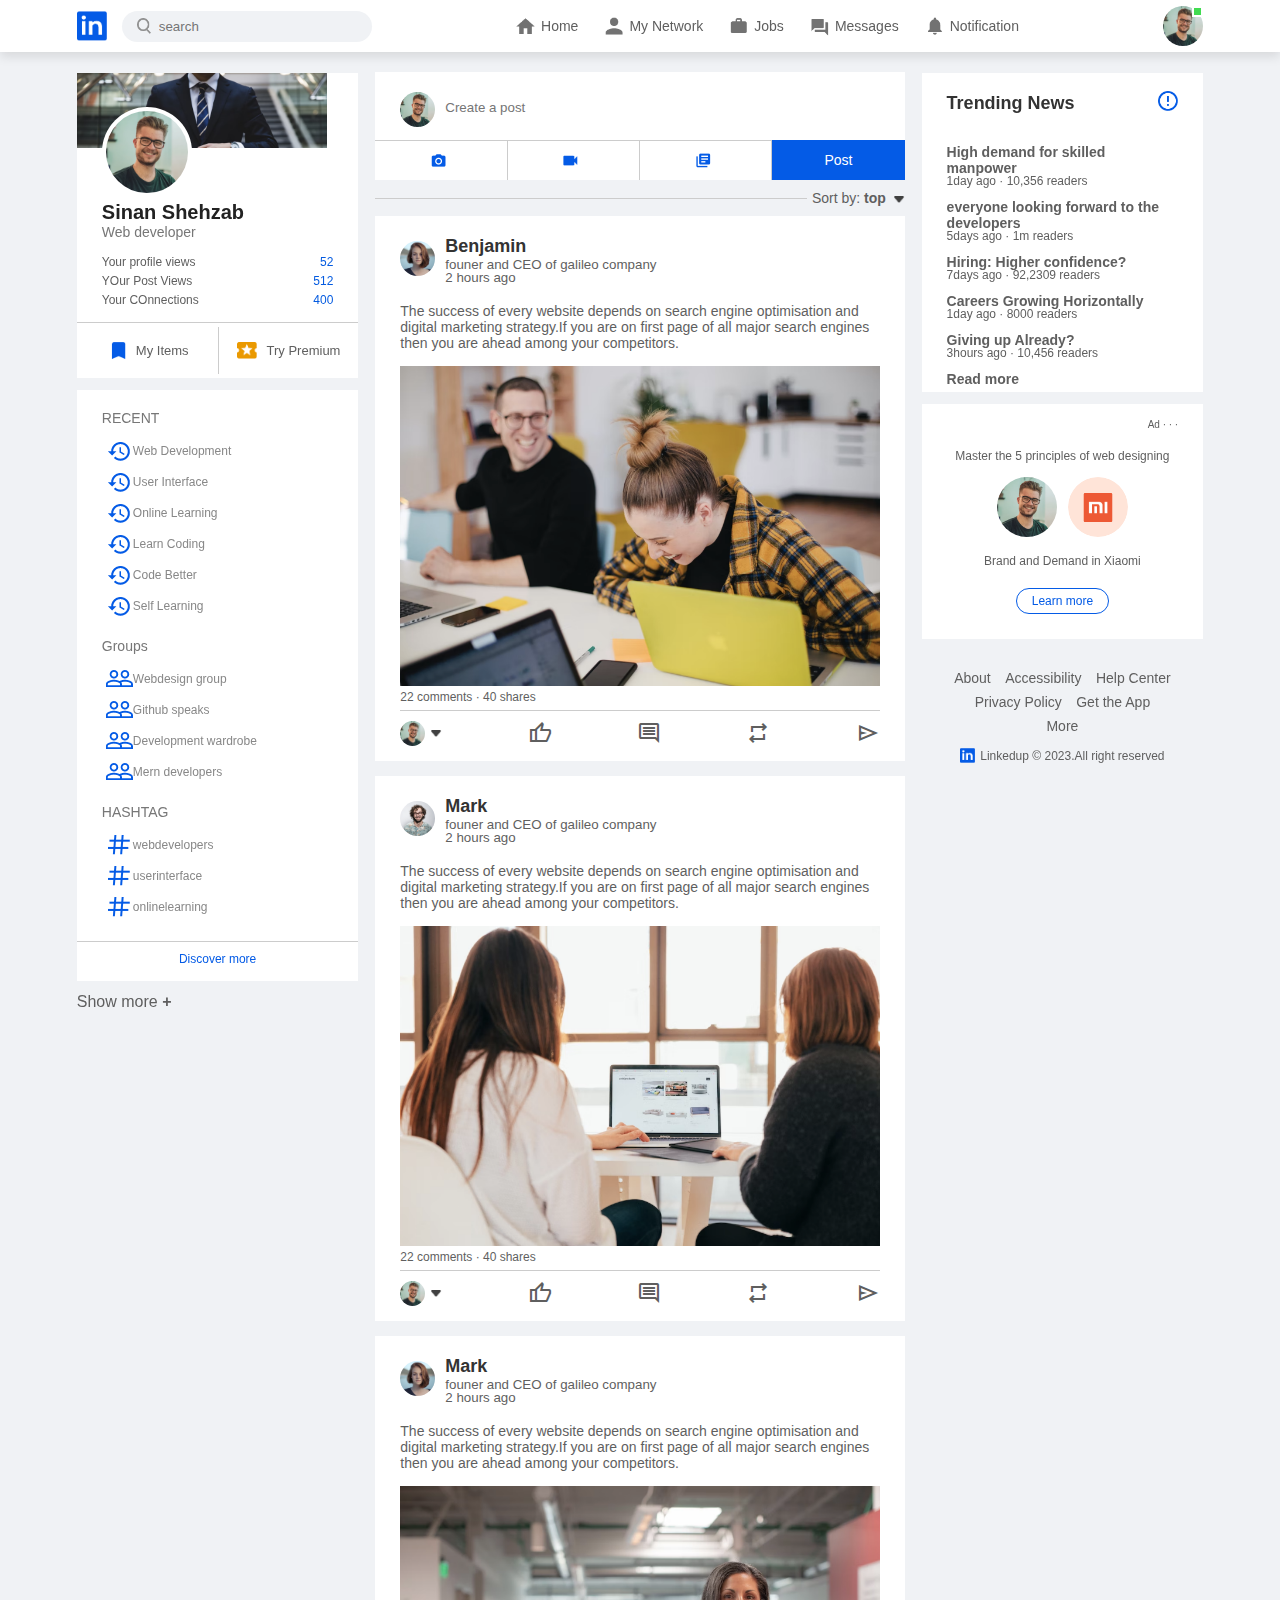
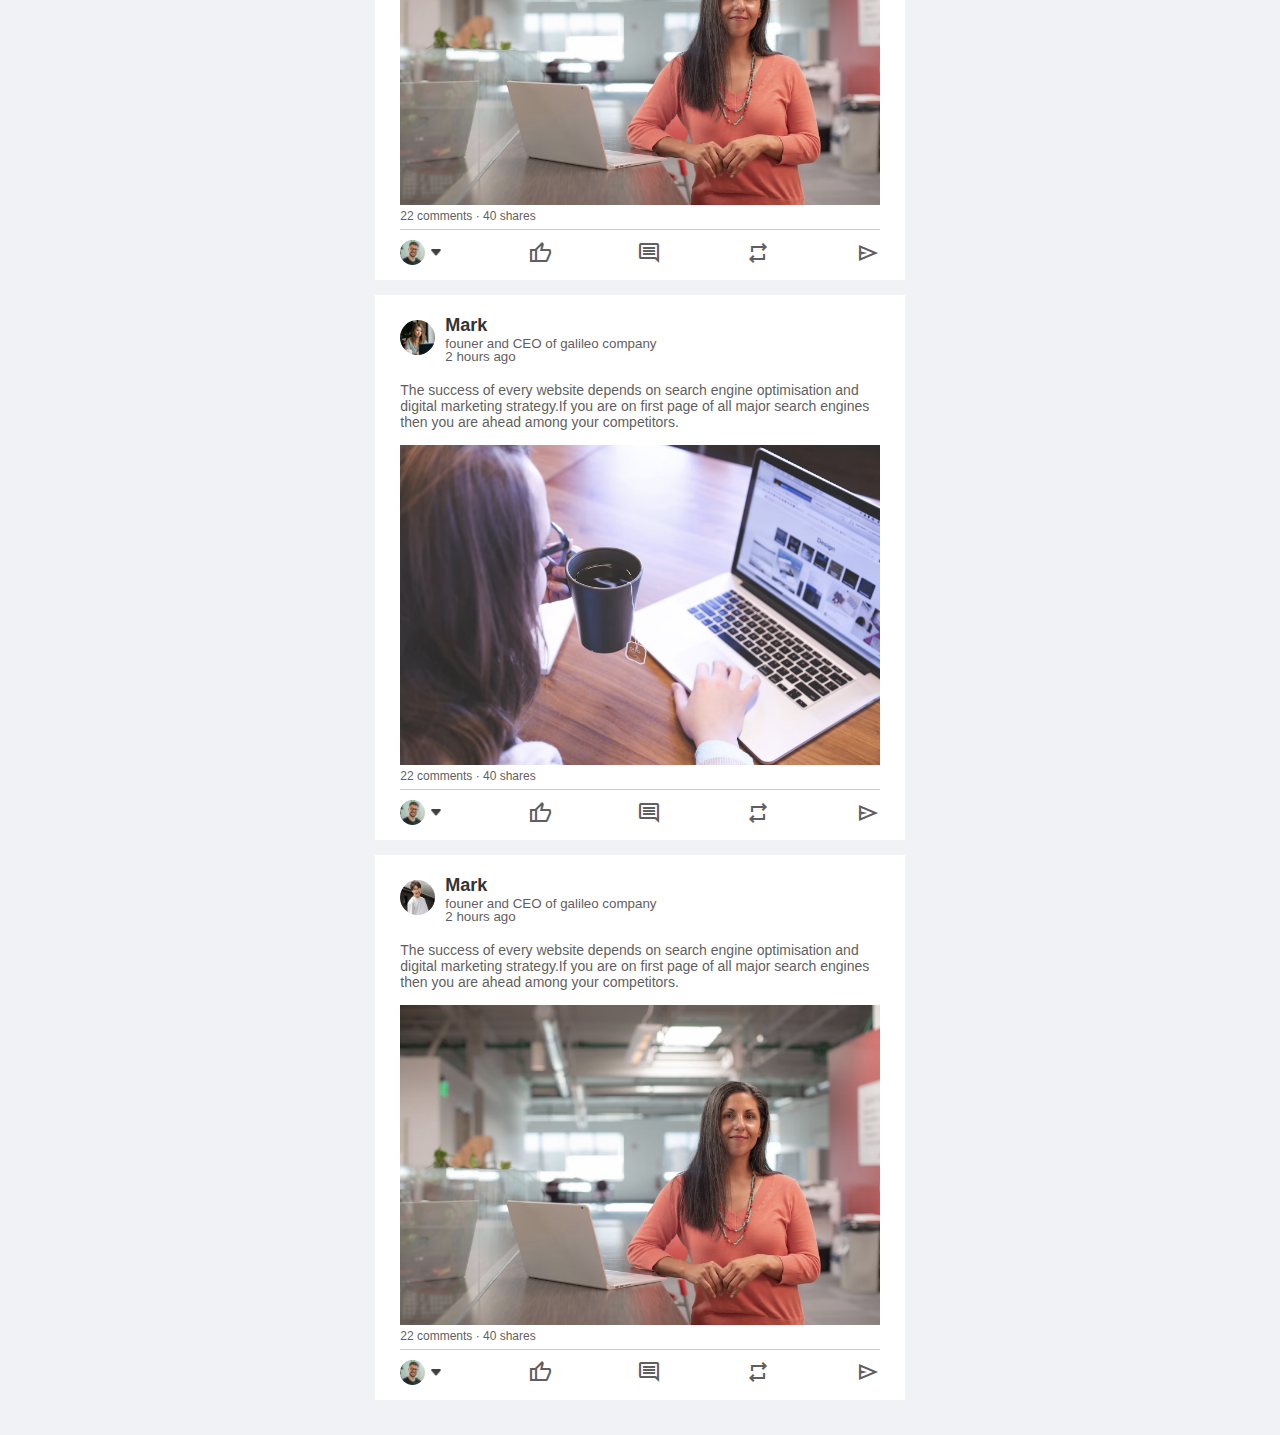
<file: index.html>
<!DOCTYPE html>
<html lang="en">
<head>
    <meta charset="UTF-8">
    <meta name="viewport" content="width=device-width, initial-scale=1.0">
    <title>LinkedIn Clone</title>
    <link rel="stylesheet" href="style.css">
    <link href="https://fonts.googleapis.com/css2?family=Material+Symbols+Outlined" rel="stylesheet" />
</head>
<body>
    
    <nav class="navbar">
        <div class="navbar-left">
            <a href="index.html" class="logo"><img src="images/logo.png" alt=""></a>

            <div class="search-box">
                <img src="images/search.png" alt="">
                <input type="text" placeholder="search">
            </div>

        </div>
        <div class="navbar-center">
            <ul>
                <li><a href="#"><img src="images/home.png"  alt=""><span>Home</span></a></li>
                <li><a href="#"><img src="images/network.png" alt=""><span>My Network</span></a></li>
                <li><a href="#"><img src="images/jobs.png" alt=""><span>Jobs</span></a></li>
                <li><a href="#"><img src="images/message.png" alt=""><span>Messages</span></a></li>
                <li><a href="#"><img src="images/notification.png" alt=""><span>Notification</span></a></li>

            </ul>
        </div>
        <div class="navbar-right">
            
            <div class="online">
                <img src="images/user-1.png" class="nav-prof-img" onclick="togglemenu()">
            </div>
        </div>

        <!-- --------profile dropdown menu------ -->
        <div class="prof-menu-wrap" id="profileMenu">
            <div class="prof-menu">
              <div class="user-info">
               <img src="images/user-1.png" alt=" user" onclick="toggleMenu">
                <div>
                    <h3> Rayan Walton</h3>
                    <a href="bootstrap.html">See your profile</a>
                </div>
              </div>
              
              <a href="#" class="prof-menu-link">
                <img src="images/feedback.png" alt="feedback">
                <p>Give Feedback</p>
                <span> > </span>
              </a>
             
              <a href="#" class="prof-menu-link">
                <img src="images/setting.png" alt="settings">
                <p>Settings&Privacy</p>
                <span> > </span>
              </a>
              
              <a href="#" class="prof-menu-link">
                <img src="images/help.png" alt="help">
                <p>Help & Support</p>
                <span> > </span>
              </a>
              
              <a href="#" class="prof-menu-link">
                <img src="images/display.png" alt="displaycolor">
                <p>Display & Access</p>
                <span> > </span>
              </a>
              
              <a href="#" class="prof-menu-link">
                <img src="images/logout.png" alt="logout">
                <p>Log Out</p>
                <span> > </span>
              </a>
            </div>
        </div>




    </nav>
    <!-- ---------------NAVBAR ENDS-------------- -->
    <div class="container">
        <!-- left-sidebar -->
        <div class="left-sidebar">
            <div class="sidebar-prof-box">
                <img src="images/cover-pic.png" width="250px">
                <div class="sidebar-prof-info">
                    <img src="images/user-1.png">
                    <h1>Sinan Shehzab</h1>
                    <h3>Web developer</h3>
                    <ul>
                        <li>Your profile views <span>52</span></li>
                        <li>YOur Post Views <span>512</span></li>
                        <li>Your COnnections <span>400</span></li>
                    </ul>
              </div> 
              <div class="sidebar-prof-link">
                <a href="#"><img src="images/items.png" alt="">My Items</a>
                <a href="#"><img src="images/premium.png" alt="">Try Premium</a>
              </div>
            </div>
            <div class="sidebar-activity" id="sidebarActivity">
                <h3>RECENT</h3>
                <a href="#"><img src="images/recent.png" alt="">Web Development</a>
                <a href="#"><img src="images/recent.png" alt="">User Interface</a>
                <a href="#"><img src="images/recent.png" alt="">Online Learning</a>
                <a href="#"><img src="images/recent.png" alt="">Learn Coding</a>
                <a href="#"><img src="images/recent.png" alt="">Code Better</a>
                <a href="#"><img src="images/recent.png" alt="">Self Learning</a>
                <h3>Groups</h3>
                <a href="#"><img src="images/group.png" alt="">Webdesign group</a>
                <a href="#"><img src="images/group.png" alt="">Github speaks</a>
                <a href="#"><img src="images/group.png" alt="">Development wardrobe</a>
                <a href="#"><img src="images/group.png" alt="">Mern developers </a>
                <h3>HASHTAG</h3>
                <a href="#"><img src="images/hashtag.png" alt="">webdevelopers</a>
                <a href="#"><img src="images/hashtag.png" alt="">userinterface</a>
                <a href="#"><img src="images/hashtag.png" alt="">onlinelearning</a>
                <div class="dicover-more-link">
                    <a href="#">Discover more</a>
                </div>
            </div>
            <p id="moreLink" href="#" onclick="toggleActivity()">Show more <b>+</b></p>
        </div>
        <!-- main-content -->
        <div class="main-content">

            <div class="create-post">
                <div class="create-post-input">
                    <img src="images/user-1.png" alt="userimage">
                    <textarea  rows="2" placeholder="Create a post"></textarea>
                </div>
                <div class="create-post-links">
                    <li><img src="images/photo.png" alt=""></li>
                    <li><img src="images/video.png" alt=""></li>
                    <li><img src="images/event.png" alt=""></li>
                    <li>Post</li>
                </div> 
            </div>
            <div class="sort-by">
                <hr>
                <p>Sort by: <span>top <img src="images/down-arrow.png" alt=""></span></p>
            </div>
            <!-- -------------post--------------- -->

            <div class="post">
                <div class="post-author">
                    <img src="images/user-3.png" alt="user 3">
                    <div>
                        <h1>Benjamin</h1>
                        <small>founer and CEO of galileo company</small>
                        <small>2 hours ago</small>
                    </div>

                </div>
                <p>The success of every website depends on search engine optimisation and 
                    digital marketing strategy.If you are on first page of all major search engines
                    then you are ahead among your competitors.
                </p>
                <img src="images/post-image-1.png" alt="" width="100%">

                   <div class="post-status">
                         <div>
                        <span>22 comments &middot; 40 shares </span>
                    </div>
                    </div>
                <div class="post-activity">
                    <div>
                        <img src="images/user-1.png" alt="user" class="post-activity-user-icon">
                        <img src="images/down-arrow.png" alt="user" class="post-activity-arrow-icon">
                    </div>

                        <div class="post-activity-link">
                            <i class="material-symbols-outlined">thumb_up</i>
                        </div>
                         <div class="post-activity-link">
                            <i class="material-symbols-outlined">comment</i>
                        </div>
                        <div class="post-activity-link">
                            <i class="material-symbols-outlined">repeat</i>
                        </div>
                          <div class="post-activity-link">
                        <i class="material-symbols-outlined">send</i>
                          
                        </div>
                   
                </div>
                   

            </div>
            <!-- ----------------------post end----------- -->
            <!-- ---------------------2ndpost------------- -->
            <div class="post">
                <div class="post-author">
                    <img src="images/user-2.png" alt="user 3">
                    <div>
                        <h1>Mark</h1>
                        <small>founer and CEO of galileo company</small>
                        <small>2 hours ago</small>
                    </div>

                </div>
                <p>The success of every website depends on search engine optimisation and 
                    digital marketing strategy.If you are on first page of all major search engines
                    then you are ahead among your competitors.
                </p>
                <img src="images/post-image-2.png" alt="" width="100%">

                   <div class="post-status">
                         <div>
                        <span>22 comments &middot; 40 shares </span>
                    </div>
                    </div>
                <div class="post-activity">
                    <div>
                        <img src="images/user-1.png" alt="user" class="post-activity-user-icon">
                        <img src="images/down-arrow.png" alt="user" class="post-activity-arrow-icon">
                    </div>

                        <div class="post-activity-link">
                            <i class="material-symbols-outlined">thumb_up</i>
                        </div>
                         <div class="post-activity-link">
                            <i class="material-symbols-outlined">comment</i>
                        </div>
                        <div class="post-activity-link">
                            <i class="material-symbols-outlined">repeat</i>
                        </div>
                          <div class="post-activity-link">
                        <i class="material-symbols-outlined">send</i>
                          
                        </div>
                   
                </div>
                   

            </div>
            <!-- -----------post end----------- -->
            <!-- ---------------------3rdpost------------- -->
            <div class="post">
                <div class="post-author">
                    <img src="images/user-3.png" alt="user 3">
                    <div>
                        <h1>Mark</h1>
                        <small>founer and CEO of galileo company</small>
                        <small>2 hours ago</small>
                    </div>

                </div>
                <p>The success of every website depends on search engine optimisation and 
                    digital marketing strategy.If you are on first page of all major search engines
                    then you are ahead among your competitors.
                </p>
                <img src="images/post-image-3.png" alt="" width="100%">

                   <div class="post-status">
                         <div>
                        <span>22 comments &middot; 40 shares </span>
                    </div>
                    </div>
                <div class="post-activity">
                    <div>
                        <img src="images/user-1.png" alt="user" class="post-activity-user-icon">
                        <img src="images/down-arrow.png" alt="user" class="post-activity-arrow-icon">
                    </div>

                        <div class="post-activity-link">
                            <i class="material-symbols-outlined">thumb_up</i>
                        </div>
                         <div class="post-activity-link">
                            <i class="material-symbols-outlined">comment</i>
                        </div>
                        <div class="post-activity-link">
                            <i class="material-symbols-outlined">repeat</i>
                        </div>
                          <div class="post-activity-link">
                        <i class="material-symbols-outlined">send</i>
                          
                        </div>
                   
                </div>
                   

            </div>
            <!-- -----------post end----------- -->
            <!-- ---------------------4thpost------------- -->
            <div class="post">
                <div class="post-author">
                    <img src="images/user-4.png" alt="user 3">
                    <div>
                        <h1>Mark</h1>
                        <small>founer and CEO of galileo company</small>
                        <small>2 hours ago</small>
                    </div>

                </div>
                <p>The success of every website depends on search engine optimisation and 
                    digital marketing strategy.If you are on first page of all major search engines
                    then you are ahead among your competitors.
                </p>
                <img src="images/post-image-4.png" alt="" width="100%">

                   <div class="post-status">
                         <div>
                        <span>22 comments &middot; 40 shares </span>
                    </div>
                    </div>
                <div class="post-activity">
                    <div>
                        <img src="images/user-1.png" alt="user" class="post-activity-user-icon">
                        <img src="images/down-arrow.png" alt="user" class="post-activity-arrow-icon">
                    </div>

                        <div class="post-activity-link">
                            <i class="material-symbols-outlined">thumb_up</i>
                        </div>
                         <div class="post-activity-link">
                            <i class="material-symbols-outlined">comment</i>
                        </div>
                        <div class="post-activity-link">
                            <i class="material-symbols-outlined">repeat</i>
                        </div>
                          <div class="post-activity-link">
                        <i class="material-symbols-outlined">send</i>
                          
                        </div>
                   
                </div>
                   

            </div>
            <!-- -----------post end----------- -->
            <!-- ---------------------5thpost------------- -->
            <div class="post">
                <div class="post-author">
                    <img src="images/user-5.png" alt="user 3">
                    <div>
                        <h1>Mark</h1>
                        <small>founer and CEO of galileo company</small>
                        <small>2 hours ago</small>
                    </div>

                </div>
                <p>The success of every website depends on search engine optimisation and 
                    digital marketing strategy.If you are on first page of all major search engines
                    then you are ahead among your competitors.
                </p>
                <img src="images/post-image-3.png" alt="" width="100%">

                    <div class="post-status">
                         <div>
                        <span>22 comments &middot; 40 shares </span>
                    </div>
                    </div>
                <div class="post-activity">
                    <div>
                        <img src="images/user-1.png" alt="user" class="post-activity-user-icon">
                        <img src="images/down-arrow.png" alt="user" class="post-activity-arrow-icon">
                    </div>

                        <div class="post-activity-link">
                            <i class="material-symbols-outlined">thumb_up</i>
                        </div>
                         <div class="post-activity-link">
                            <i class="material-symbols-outlined">comment</i>
                        </div>
                        <div class="post-activity-link">
                            <i class="material-symbols-outlined">repeat</i>
                        </div>
                          <div class="post-activity-link">
                        <i class="material-symbols-outlined">send</i>
                          
                        </div>
                   
                </div>
                   

            </div>
            <!-- -----------post end----------- -->








        </div>
        <!-- right-sidebar -->
        <div class="right-sidebar">
            <div class="sidebar-news">
                <img src="images/more.png" class="info-icon">
                <h3>Trending News</h3>
                <a href="#">High demand for skilled manpower</a>
                <span>1day ago &middot; 10,356 readers</span>

                 <a href="#">everyone looking forward to the developers</a>
                <span>5days ago &middot; 1m readers</span>

                 <a href="#">Hiring: Higher confidence? </a>
                <span>7days ago &middot; 92,2309 readers</span>

                 <a href="#">Careers Growing Horizontally</a>
                <span>1day ago &middot; 8000 readers</span>

                 <a href="#">Giving up Already?</a>
                <span>3hours ago &middot; 10,456 readers</span>
                <div class="link-read">
                <a href="#"  >Read more</a>
                </div>
            </div>

            <div class="sidebar-ad">
                <small>Ad &middot; &middot; &middot; </small>
                <p>Master the 5 principles of web designing</p>
                <div>
                    <img src="images/user-1.png" alt="">
                    <img src="images/mi-logo.png" alt="">
                </div>
                <b>Brand and Demand in Xiaomi</b>
                <a href="#" class="ad-link">Learn more</a>
            </div>
                <div class="sidebar-usseful-links">
                    <a href="#">About</a>
                    <a href="#">Accessibility</a>
                    <a href="#">Help Center</a>
                    <a href="#">Privacy Policy</a>
                    <a href="#">Get the App</a>
                    <a href="#">More</a>



                    <div class="copyright-msg">
                        <img src="images/logo.png" alt="logo">
                        <p>Linkedup &#169; 2023.All right reserved</p>
                    </div>
                </div>
        </div>
    </div>
  

    <!--   dropdown script -->
<script>
    let profileMenu = document.getElementById("profileMenu");

    function togglemenu() {
        profileMenu.classList.toggle("open-menu");
    }
    
</script>
<!-- show more scirpt -->
 
<script>
    let sidebarActivity = document.getElementById("sidebarActivity");
    let showMoreLink = document.getElementById("showMoreLink");

 function toggleActivity() {
 
  
  sidebarActivity.classList.toggle("open-activity");
  
  if (sidebarActivity.classList.contains("open-activity")) {
    moreLink.innerHTML = "Show less <b>-</b>";
  } else {
    moreLink.innerHTML = "Show more <b>+</b>";
  }
}





</script>
</body>
</html>
</file>
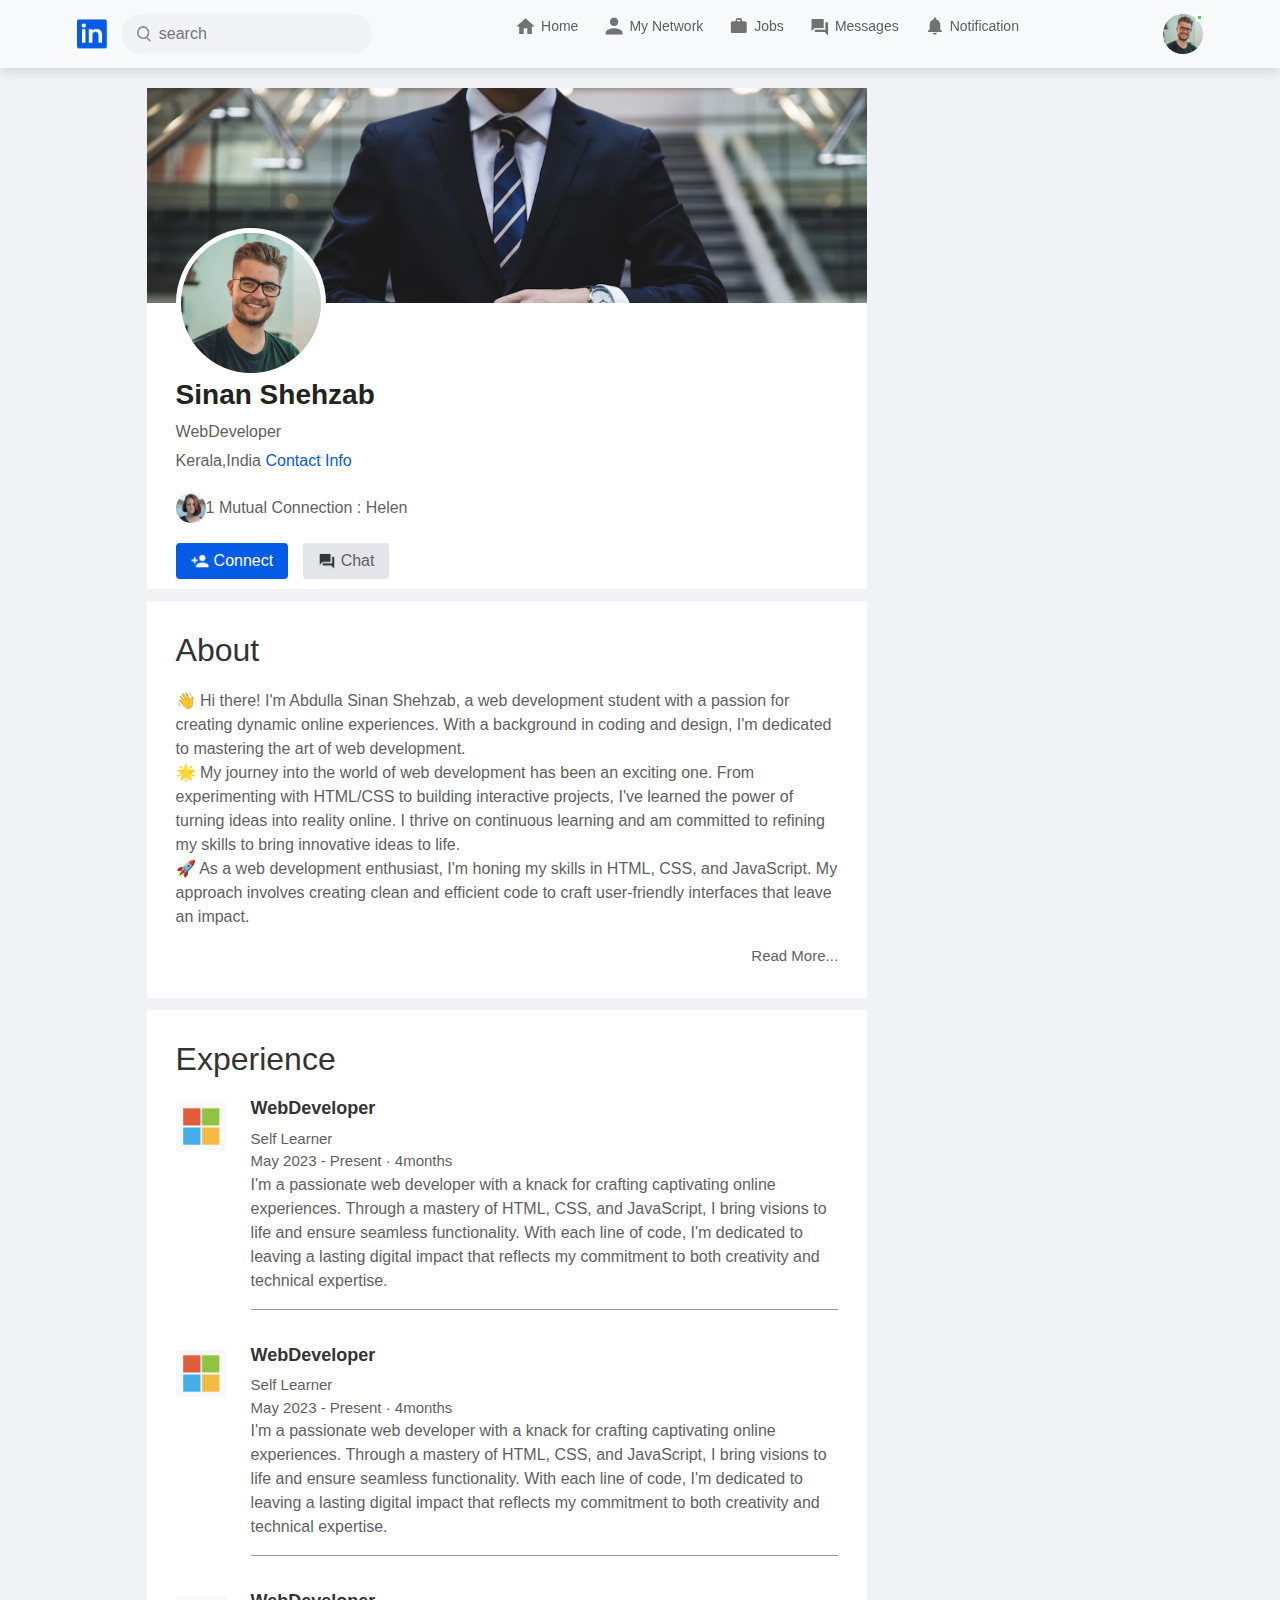
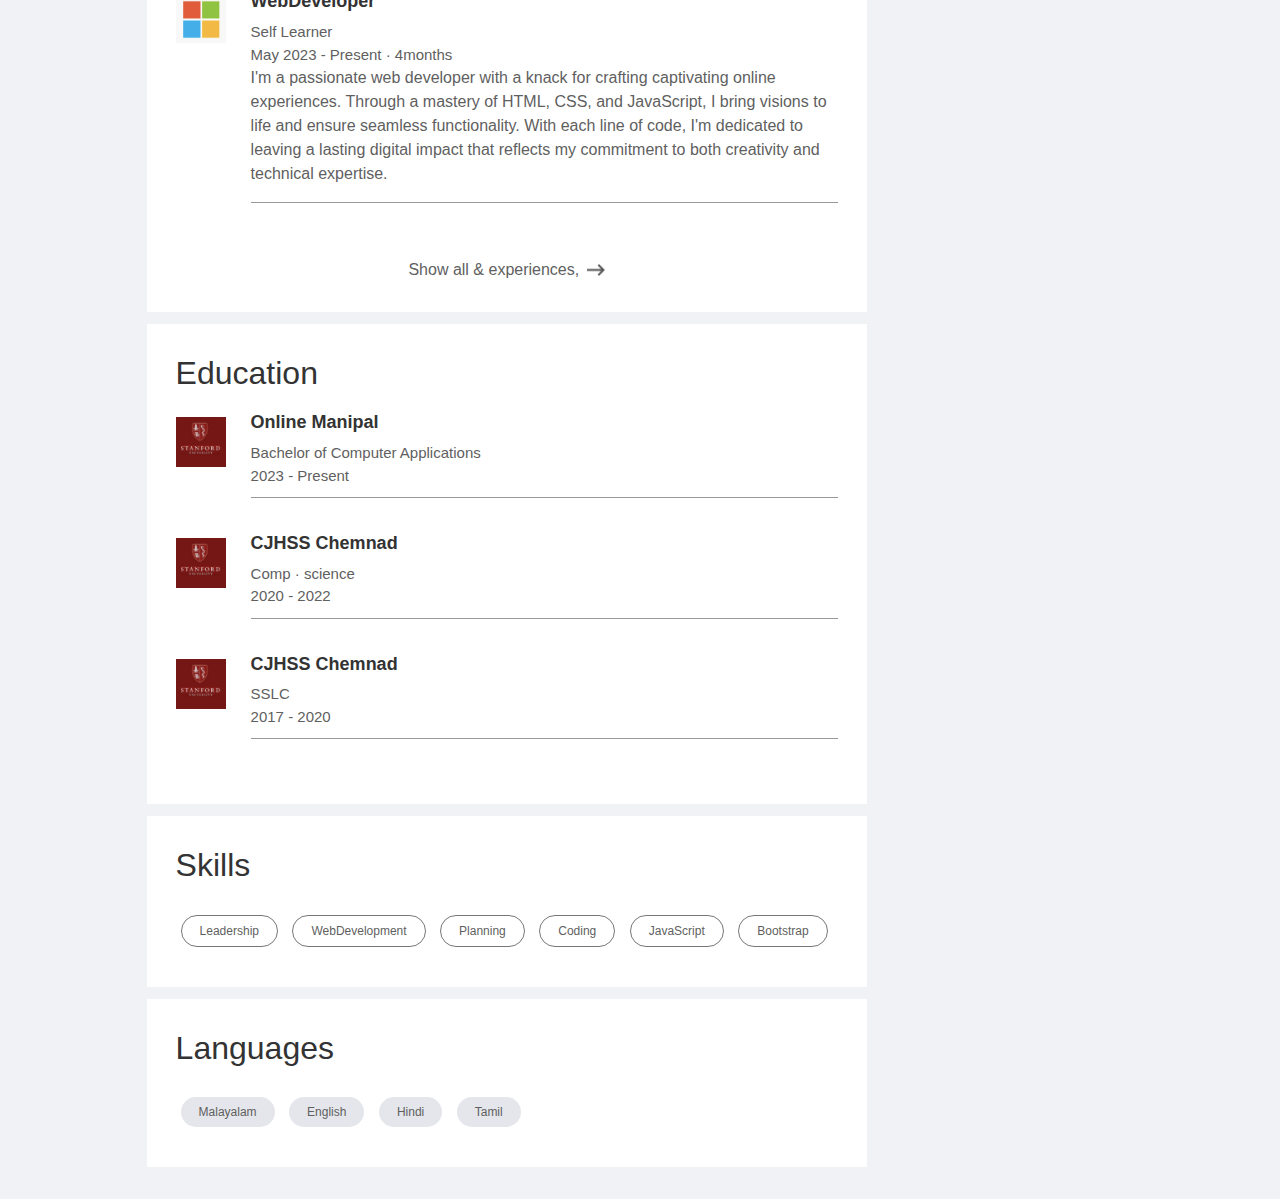
<file: bootstrap.html>
<!DOCTYPE html>
<html lang="en">
<head>
    <meta charset="UTF-8">
    <meta name="viewport" content="width=device-width, initial-scale=1.0">
    <title>LinkedIn Clone</title>
    <link rel="stylesheet" href="https://maxcdn.bootstrapcdn.com/bootstrap/4.5.2/css/bootstrap.min.css">
    <link rel="stylesheet" href="style.css">
    <link href="https://fonts.googleapis.com/css2?family=Material+Symbols+Outlined" rel="stylesheet" />
</head>
<body>
    
    <!-- Bootstrap Navbar -->
    <nav class="navbar navbar-expand-lg navbar-light bg-light">
        <div class="navbar-left">
            <a href="index.html" class="logo"><img src="images/logo.png" alt=""></a>

            <div class="search-box">
                <img src="images/search.png" alt="">
                <input type="text" placeholder="search">
            </div>

        </div>
        <div class="navbar-center">
            <ul>
                <li><a href="#"><img src="images/home.png"  alt=""><span>Home</span></a></li>
                <li><a href="#"><img src="images/network.png" alt=""><span>My Network</span></a></li>
                <li><a href="#"><img src="images/jobs.png" alt=""><span>Jobs</span></a></li>
                <li><a href="#"><img src="images/message.png" alt=""><span>Messages</span></a></li>
                <li><a href="#"><img src="images/notification.png" alt=""><span>Notification</span></a></li>

            </ul>
        </div>
        <div class="navbar-right">
            
            <div class="online">
                <img src="images/user-1.png" class="nav-prof-img" onclick="togglemenu()">
            </div>
        </div>

        <!-- --------profile dropdown menu------ -->
        <div class="prof-menu-wrap" id="profileMenu">
            <div class="prof-menu">
              <div class="user-info">
               <img src="images/user-1.png" alt=" user" onclick="toggleMenu">
                <div>
                    <h3> Rayan Walton</h3>
                    <a href="profile.html">See your profile</a>
                </div>
              </div>
              
              <a href="#" class="prof-menu-link">
                <img src="images/feedback.png" alt="feedback">
                <p>Give Feedback</p>
                <span> > </span>
              </a>
             
              <a href="#" class="prof-menu-link">
                <img src="images/setting.png" alt="settings">
                <p>Settings&Privacy</p>
                <span> > </span>
              </a>
              
              <a href="#" class="prof-menu-link">
                <img src="images/help.png" alt="help">
                <p>Help & Support</p>
                <span> > </span>
              </a>
              
              <a href="#" class="prof-menu-link">
                <img src="images/display.png" alt="displaycolor">
                <p>Display & Access</p>
                <span> > </span>
              </a>
              
              <a href="#" class="prof-menu-link">
                <img src="images/logout.png" alt="logout">
                <p>Log Out</p>
                <span> > </span>
              </a>
            </div>
        </div>
        
    </nav>


    <div class="container">
        <div class="profile-main">
            <div class="prof-container">
                <img src="images/cover-pic.png" alt="user" width="100%">
                <div class="prof-container-inner">
                    <img src="images/user-1.png" alt="user" class="prof-pic">
                    <h1>Sinan Shehzab</h1>
                    <b>WebDeveloper</b>
                    <p>Kerala,India <a href="#">Contact Info</a></p>

                    <div class="mutual-connection">
                        <img src="images/user-3.png" alt="">
                        <span>1 Mutual Connection : Helen </span>
                    </div>
                    <div class="prof-btn">
                        <a href="#" class="primary-btn"><img src="images/connect.png" alt="connect">Connect</a>
                        <a href="#"><img src="images/chat.png" alt="chat">Chat</a>
                    </div>
                </div>
            </div>

            <div class="profile-description">
                <h2>About</h2>
                <p>
                    👋 Hi there! I'm Abdulla Sinan Shehzab, a web development student with a passion for creating dynamic online experiences. With a background in coding and design, I'm dedicated to mastering the art of web development. <br>

                    🌟 My journey into the world of web development has been an exciting one. From experimenting with HTML/CSS to building interactive projects, I've learned the power of turning ideas into reality online. I thrive on continuous learning and am committed to refining my skills to bring innovative ideas to life. <br>

                    🚀 As a web development enthusiast, I'm honing my skills in HTML, CSS, and JavaScript. My approach involves creating clean and efficient code to craft user-friendly interfaces that leave an impact. <br>
             </p>
                <a href="#" class="see-more-link">Read More...</a>
            </div>
            <div class="profile-description">
                <h2>Experience</h2>
                <div class="Prof-desc-row">
                    <img src="images/microsoft.png" alt="microsoft">
                    <div>
                         <h3>WebDeveloper</h3>
                        <b>Self Learner</b>
                        <b>May 2023 - Present &middot; 4months</b>
                        <p>I'm a passionate web developer with a knack for crafting captivating online experiences. Through a mastery of HTML, CSS, and JavaScript, I bring visions to life and ensure seamless functionality. With each line of code, I'm dedicated to leaving a lasting digital impact that reflects my commitment to both creativity and technical expertise.</p>
                        <hr>
                    </div>
                </div>

                 <div class="Prof-desc-row">
                    <img src="images/microsoft.png" alt="microsoft">
                    <div>
                         <h3>WebDeveloper</h3>
                        <b>Self Learner</b>
                        <b>May 2023 - Present &middot; 4months</b>
                        <p>I'm a passionate web developer with a knack for crafting captivating online experiences. Through a mastery of HTML, CSS, and JavaScript, I bring visions to life and ensure seamless functionality. With each line of code, I'm dedicated to leaving a lasting digital impact that reflects my commitment to both creativity and technical expertise.</p>
                        <hr>
                    </div>
                </div>

                 <div class="Prof-desc-row">
                    <img src="images/microsoft.png" alt="microsoft">
                    <div>
                         <h3>WebDeveloper</h3>
                        <b>Self Learner</b>
                        <b>May 2023 - Present &middot; 4months</b>
                        <p>I'm a passionate web developer with a knack for crafting captivating online experiences. Through a mastery of HTML, CSS, and JavaScript, I bring visions to life and ensure seamless functionality. With each line of code, I'm dedicated to leaving a lasting digital impact that reflects my commitment to both creativity and technical expertise.</p>
                        <hr>
                    </div>
                </div>
                
                <a href="#" class="exprnc-link">Show all & experiences, <img src="images/right-arrow.png" alt="arrow"></a>
            </div>
            <div class="profile-description">
                <h2>Education</h2>
                <div class="Prof-desc-row">
                    <img src="images/stanford.png" alt="institute">
                    <div> 
                        <h3>Online Manipal</h3>
                        <b>Bachelor of Computer Applications</b>
                        <b>2023 - Present</b>
                        <hr>
                    </div>
               </div>
                <div class="Prof-desc-row">
                    <img src="images/stanford.png" alt="institute">
                    <div> 
                        <h3>CJHSS Chemnad</h3>
                        <b> Comp &middot; science</b>
                        <b>2020 - 2022</b>
                        <hr>
                    </div>
               </div>

                <div class="Prof-desc-row">
                    <img src="images/stanford.png" alt="institute">
                    <div> 
                        <h3>CJHSS Chemnad</h3>
                        <b>SSLC</b>
                        <b>2017 - 2020</b>
                        <hr>
                    </div>
                </div>
            </div>
            <div class="profile-description">
                <h2>Skills</h2>
                <a href="#" class="skills-btn">Leadership</a>                
                <a href="#" class="skills-btn">WebDevelopment</a>
                <a href="#" class="skills-btn">Planning</a>
                <a href="#" class="skills-btn">Coding</a>
                <a href="#" class="skills-btn">JavaScript</a>
                <a href="#" class="skills-btn">Bootstrap</a>
            </div>
             <div class="profile-description">
                <h2>Languages</h2>
               <a href="#" class="lang-btn">Malayalam</a>
                <a href="#" class=" lang-btn">English</a>                
                <a href="#" class="lang-btn">Hindi</a>
                <a href="#" class="lang-btn">Tamil</a>
            </div>
        </div>
                
            </div>
            
        </div>
    </div>

    
  

    
    <script>
    let profileMenu = document.getElementById("profileMenu");

    function togglemenu() {
        profileMenu.classList.toggle("open-menu");
    }
    
</script>

   
</body>
</html>
</file>
<file: style.css>
*{
    margin: 0;
    padding: 0;
    font-family: sans-serif;
    box-sizing: border-box;
}

body{
    background-color: #f0f2f5;
    color: #5f5f5f;
}
a{
    text-decoration: none;
    color: #5f5f5f;
}
.navbar{
    display: flex;
    align-items: center;
    justify-content: space-between;
    background-color: #ffff;
    padding: 6px 6%;
    position: sticky;
    top: 0;
    z-index: 100;
    box-shadow: 0 5px 10px rgba(0,0,0,0.1);
}
.logo img{
    width: 30px;
     margin-right:15px;
     display: block;
}


.navbar-center ul {
    display: flex;
    list-style: none;

}
.navbar-center ul li a{
    display: flex;
    align-items: center;
    font-size: 14px;
    margin: 5px 8px ;
    padding-right: 5px;
    position: relative;
} 
.navbar-center ul li a img{
    width: 30px;
}
.navbar-center ul li a::after{
    content: '';
    width: 0;
    height: 2px;
    background: #045be6;
    position: absolute;
    bottom: -15px;
     
}
.navbar-center ul li a:hover::after

{
 width: 100%;
 transition: width 0.3s;
}
.nav-prof-img{
    width: 40px;
    border-radius: 65%;
    display: block;
    cursor: pointer;
    position: relative;
}
.online{
    position: relative;
}
.online::after{
    content: '';
    width: 7px;
    height: 7px;
    border: 2px solid #fff;
    top: 0;
    right: 0;
    background:#41db51  ;
    position:absolute;
}
.search-box{
    background-color:#f0f2f5 ;
    width: 250px;border-radius: 30px;
    display: flex;
    align-items: center;
    padding: 0 15px;
    
}
.navbar-left{
    display: flex;
    align-items: center;
}
.search-box img{
    width: 14px;
}
.search-box input{
    width: 100%;
    background: transparent;
    padding: 8px;
    outline: none;
    border: 0;
}
/*----- navbar end -----*/

.container{
    width: 100%;
    padding: 20px 6%;
    display: flex;
    flex-wrap: wrap;
    justify-content: space-between;
}

/* ----------left-sidebar ---------*/
.left-sidebar{
    
    flex-basis: 25%;
    align-self: flex-start;
   position: sticky;
   top: 73px;
   
   
}
.sidebar-prof-box{
    background:#fff ;
    width: 100%;
   
   
}
.sidebar-prof-info{
    padding: 0 25px;
   
}

.sidebar-prof-info h1{
    font-size: 20px;
    font-weight: 600 ;
    color: #222;
}
.sidebar-prof-info h3{
    font-size: 14px;
    font-weight: 500;
    color: #777;
}
.sidebar-prof-info ul{
    list-style: none;
    margin: 15px 0;

}
.sidebar-prof-info ul li{
    width: 100%;
    margin: 5px 0;
    font-size: 12px;
}
.sidebar-prof-info ul li span{
    float: right;
    color: #045be0;
}

.sidebar-prof-info img{
    width: 90px;
    border-radius: 50px;
    background: #fff;
    padding: 4px;
    margin-top: -45px;
}

.sidebar-prof-link{
    display: flex;
    align-items: center;
    border-top: 1px solid #ccc ;

}
.sidebar-prof-link a{
    flex-basis: 50%;
    display: flex;
    align-items: center;
    justify-content: center;
    padding: 15px 0;
    font-size: 13px;
    border-left: 1px solid #ccc;
}
.sidebar-prof-link a:first-child{
    border-left:0 ;
}
.sidebar-prof-link a img{
    width: 20px;
    margin-right: 10px;
}
.sidebar-activity{
    
    background: white;
    padding: 5px 25px;
    margin: 12px 0;
}
.sidebar-activity h3{
    color: #777;
    font-size: 14px;
    font-weight: 500;
    -ms-wrap-margin: 20px 0 10px;
    padding-top: 15px;
    padding-bottom: 8px;
}
.sidebar-activity a{
    display: flex;
    align-items: center;
    font-size: 12px;
    font-weight: 500;
    color: #888;
    margin: 3px ;
}
.dicover-more-link {
    border-top: 1px solid #ccc;
    text-align: center;
    margin-top: 20px;
    margin-left: -25px;
    margin-right: -25px;
}
.dicover-more-link a{
    color: #045be6;
    display: inline-block;
    margin: 10px 0;

}

/* ------------right-sidebar------------- */
.right-sidebar{
    flex-basis: 25%;
    align-self: flex-start;
    position: sticky;
   top: 73px;
    
}
.sidebar-news{
    background: white;
    padding: 10px 25px;
}
.info-icon{
   width: 20px;
   float: right;
   margin-top: 8px;
}
.sidebar-news h3{
    font-size: 18px;
    font-weight: 600;
    color: #333;
    margin: 10px 0 30px;
}
.sidebar-news a{
    display: block;
    font-size: 14px;
    font-weight: 600;
    margin-top: 10px;
    margin-bottom: -5px;
}
.sidebar-news span{
    font-size: 12px;
}
.sidebar-news .read-more-news{
    color: #045be0;
    font-weight: 500;
    margin: 20px 0 10px;
}
.sidebar-ad{
    background: #fff;
    padding: 15px 25px;
    text-align: center;
    margin: 12px 0;
    font-size: 12px ;
}
.sidebar-ad img{
    width: 60px;
    border-radius:50% ;
    margin: 4px;
}
.sidebar-ad small{
    float: right;
    font-weight: 500;
}
.sidebar-ad p{
    margin-top: 30px;
    margin-bottom: 10px;
}
.sidebar-ad b{
    display: block;
    font-weight: 500;
    margin-top: 10px;
}
 .ad-link{
    display: inline-block;
    border: 1px solid #045be6;
    border-radius: 30px;
    padding: 5px 15px; 
    color: #045be6;
    font-weight: 500;
    margin: 20px auto 10px;
 }
.sidebar-usseful-links{
    padding: 15px 25px;
    text-align: center;

}
.sidebar-usseful-links a{
    display: inline-block;
    font-size: 14px;
    margin: 4px 5px;
}
.copyright-msg{
    display: flex;
    align-items: center;
    justify-content: center;
    font-size: 12px;
    margin-top: 10px;
    font-weight: 500;
}
.copyright-msg img{
    width: 15px;
    margin-right: 5px;
}

/* ---------------main-content ------------------- */
.main-content{
    flex-basis: 47%; 
}
.create-post{
    background:#fff ;
}
.create-post-input{
    padding: 20px 25px 10px;
    display: flex;
    align-items: flex-start;
}
.create-post-input img{
   width: 35px;
   border-radius: 50%;
   margin-right: 10px ;  
}
.create-post-input textarea{
    width: 100%;   
    border: 0;
    outline: 0;
    resize: none;
    background: transparent;
    margin-top: 8px;
}
::placeholder{
    font-weight: 500;
}
.create-post-links{
    display: flex;
    align-items: flex-start;
}
.create-post-links li{
    list-style: none;
    border-top: 1px solid #ccc;
    border-right: 1px solid #ccc;
    flex-basis: 25%;
    height: 40px;
    font-size: 14px;
    display: flex;
    align-items: center;
    justify-content: center;
    cursor: pointer;
}
.create-post-links li img{
    width: 15px;
    margin-right: 5px;
}
.create-post-links li:last-child{
    background: #045be6;
    color: #fff;
    border-top: 0;
    border-right: 0;
}
.sort-by{
    display: flex;
    align-items: center;
    margin: 10px 0;
}
.sort-by hr{
    flex: 1;
    border: 0;
    height: 1px;
    background: #ccc;
}
.sort-by p{
    font-size: 14px;
    padding-left: 5px;
}
.sort-by p span{
    font-weight: 600;
    cursor: pointer;
}
.sort-by p span img{
    width: 12px;
    margin-left: 3px;
}
.post{
    background: white;
   width: 100%;
    padding: 20px 25px 5px;
    margin: 5px 0 15px;
}
.post-author{
    display: flex;
    align-items: flex-start;
    margin-bottom: 20px;
    
}
.post-author img{
    width: 35px; 
    border-radius: 50%;
    margin-right: 10px;
    margin-top: 5px;

}
.post-author h1{
    font-size: 18px;
    font-weight: 600;
    color: #333;
}
.post-author small {
    display: block;
    margin-bottom: -2px;
}
.post p{
    font-size: 14px;
    margin-bottom: 15px;
}
.post-status{
    display: flex;
    flex-wrap: wrap;
    align-items: center;
    justify-content: space-between ;
    font-size: 12px;
    border-bottom: 1px solid #ccc;
    padding-bottom: 6px ;
}
 .post-status div{
  display: flex;
  align-items: center;
}
.post-status img {
    width: 15px;
    margin-right: -215px;
}
.liked-users{
    margin-left: 10px;
      
}  
.post-activity{
    display: flex;
    align-items: center;
    justify-content: space-between;
    padding: 10px 0;
    font-size: 14px;
    font-weight: 500;
}
.post-activity div{
    display: flex;
    align-items: center;
    
}
.post-activity-arrow-icon{
    width: 12px;
    margin-left:5px ;
}
.post-activity-user-icon{
    width: 25px;
    border-radius: 50%;

}
.post-activity-link {
    display: flex;
    justify-content: space-between;
}


/* -------------prof-dropdown menu----------------- */
.prof-menu-wrap{
    position: absolute;
    width: 50px;
    top: 100%;
    right: 5%;
    width: 320px;
    max-height:0 ;
    overflow: hidden;
    transition: max-height 0.5s;

}
.prof-menu-wrap.open-menu{
    max-height: 400px;

}
.prof-menu{
    background:#222 ;
    color: #fff;
    padding: 20px;
    margin: 10px;
}
.user-info{
    display: flex;
    align-items: center;
}
.user-info img{
    width:  50px ;
    border-radius: 50%;
    margin-right: 15px;
}
.user-info h3{
    font-weight: 500;
    margin-bottom: -7px;
}
.user-info a{
    color: #c9dbf8;
    font-size:13px ;
}
.prof-menu hr{
    border: 0;
    height: 1px;
    width: 100%;
    background: #fff;
    margin: 15px 0 10px;
}
.prof-menu-link{
     display: flex;
     align-items: center;
     color: #fff;
     margin: 12px 0 ;
     font-size: 14px;
}

.prof-menu-link p{
    width: 100%;

}
.prof-menu-link img{
    width: 35px;
    border-radius: 50%;
    margin-right: 15px;
}

/* --------------profile page-profile.html------------- */

.profile-main{
    flex-basis:73%;
}
.profile-sidebar{

    flex-basis: 25%;
    align-self: flex-start;
    position: sticky;
    top: 73px;
}
.prof-container{
    background: #fff;

}
.prof-container-inner{
    padding: 0 4% 10px;
}
.prof-pic{
    width: 150px;
    border-radius: 50%;
    margin-top: -75px;
    padding: 5px;
    background: #fff;
}
.prof-container h1{
    font-size: 28px;
    font-weight: 600;
    color: #222;
}
.prof-container b{
    font-weight: 500;
}
.prof-container p{
    margin-top: 5px;
}
.prof-container p a{
    color: #045be0;
    font-weight: 500;
}
.mutual-connection{
    display: flex;
    align-items: center;
    margin: 20px 0;
}
.mutual-connection img{
    width: 30px;
    border-radius: 50%;
}
.prof-btn a{ 
    display: inline-flex;
    align-items: center;
    background: #e4e6eb;
    padding: 6px 15px;
    border-radius: 4px;
    margin-right: 10px;
}
.prof-btn a img{
    width: 18px;
    margin-right: 5px;
}

.prof-btn .primary-btn{
    background: #045be6;
    color: #fff;
}
.profile-description{
    background: #fff;
    padding: 20px 4% 30px;
    margin: 12px 0;
}
.profile-description h2{
    color: #333;
    margin: 10px 0 20px;
}
.see-more-link{
    display: block;
    text-align: right;
    font-size: 15px;
}
.Prof-desc-row{
    display: flex;
    align-items:flex-start ;
    margin: 20px 0;
    
}
.Prof-desc-row img{
    width: 50px;
    margin-right: 25px;
    margin-top: 5px;
}
.Prof-desc-row div{
    width: 100%;
}
.Prof-desc-row  h3{
    font-size: 18px;
    font-weight: 600;
    color: #333;
}
.Prof-desc-row b{
    display: block;
    font-weight: 500;
    font-size: 15px;
}
.Prof-desc-row hr{
    border: 0;
    border-bottom: 1px solid #999;
    margin-top: 10px;
    margin-bottom: 15px;
}
.exprnc-link{
    display: flex;
    align-items: center;
    justify-content: center;
    padding-top: 20px ;
    font-weight: 500;
}
.exprnc-link img{
    width: 18px;
    margin-left: 8px;
}
.skills-btn{
    display: inline-block;
    margin: 10px 5px;
    padding: 6px 18px;
    border: 1px solid #777;
    border-radius: 30px;
    font-size: 12px;
    font-weight: 500;
}
.lang-btn{
  display: inline-block;
  margin: 10px 5px;
  padding: 6px 18px;  
  background:#e4e6eb ;
  font-size: 12px;
  font-weight: 500;
  border-radius: 30px;
}

/* ------------------profile-right-sidebar------------------ */
.profile-sidebar .sidebar-ad{
    margin: 0;
}
.sidebar-people{
    background: #fff;
    padding: 15px 25px;
    margin: 12px 0;
    font-size: 12px;

}
.sidebar-people h3{
    font-size: 16px;
    font-weight: 600;
     margin: 10px 0;
}

.sidebar-people-row{
    display: flex;
    align-items: flex-start ;
    margin: 6px 0;
}
.sidebar-people-row img{
    width: 40px;
    border-radius: 50%;
    margin-right: 8px;
    margin-top: 5px;
}
.sidebar-people-row h2{
    font-weight: 500;
    font-size: 16px;
}
.sidebar-people-row a{
    display: inline-block;
    margin: 10px 0;
    padding: 5px 25px;
    border: 1px solid #5f5f5f ;
    border-radius: 30px;
    font-weight: 500;
}
/* -----------media query for small screen--------- */
@media only screen and (max-width: 600px) {
    .search-box {
        background: transparent;
        width: auto;
        padding: 0;
    }
    .search-box input {
        width: 0;
        padding: 0;
    }
    .navbar-center ul li a span{
        display: none;
    }
    .navbar-center ul li a{
        padding-right: 0;
        margin: 5px;
    }
    .nav-prof-img{
        width: 30px;
    }
    .container{
        padding: 15px 3%;
        
    }
    .left-sidebar, .right-sidebar{
        flex-basis: 100%;
        position:relative;
        top: unset;
    }
    
}
*{
    margin: 0;
    padding: 0;
    font-family: sans-serif;
    box-sizing: border-box;
}

body{
    background-color: #f0f2f5;
    color: #5f5f5f;
}
a{
    text-decoration: none;
    color: #5f5f5f;
}
.navbar{
    display: flex;
    align-items: center;
    justify-content: space-between;
    background-color: #ffff;
    padding: 6px 6%;
    position: sticky;
    top: 0;
    z-index: 100;
    box-shadow: 0 5px 10px rgba(0,0,0,0.1);
}
.logo img{
    width: 30px;
     margin-right:15px;
     display: block;
}


.navbar-center ul {
    display: flex;
    list-style: none;

}
.navbar-center ul li a{
    display: flex;
    align-items: center;
    font-size: 14px;
    margin: 5px 8px ;
    padding-right: 5px;
    position: relative;
} 
.navbar-center ul li a img{
    width: 30px;
}
.navbar-center ul li a::after{
    content: '';
    width: 0;
    height: 2px;
    background: #045be6;
    position: absolute;
    bottom: -15px;
     
}
.navbar-center ul li a:hover::after

{
 width: 100%;
 transition: width 0.3s;
}
.nav-prof-img{
    width: 40px;
    border-radius: 65%;
    display: block;
    cursor: pointer;
    position: relative;
}
.online{
    position: relative;
}
.online::after{
    content: '';
    width: 7px;
    height: 7px;
    border: 2px solid #fff;
    top: 0;
    right: 0;
    background:#41db51  ;
    position:absolute;
}
.search-box{
    background-color:#f0f2f5 ;
    width: 250px;border-radius: 30px;
    display: flex;
    align-items: center;
    padding: 0 15px;
    
}
.navbar-left{
    display: flex;
    align-items: center;
}
.search-box img{
    width: 14px;
}
.search-box input{
    width: 100%;
    background: transparent;
    padding: 8px;
    outline: none;
    border: 0;
}
/*----- navbar end -----*/

.container{
    padding: 20px 6%;
    display: flex;
    flex-wrap: wrap;
    justify-content: space-between;
}

/* ----------left-sidebar ---------*/
.left-sidebar{
    
    flex-basis: 25%;
    align-self: flex-start;
   position: sticky;
   top: 73px;
   
   
}
.sidebar-prof-box{
    background:#fff ;
    width: 100%;
   
   
}
.sidebar-prof-info{
    padding: 0 25px;
   
}

.sidebar-prof-info h1{
    font-size: 20px;
    font-weight: 600 ;
    color: #222;
}
.sidebar-prof-info h3{
    font-size: 14px;
    font-weight: 500;
    color: #777;
}
.sidebar-prof-info ul{
    list-style: none;
    margin: 15px 0;

}
.sidebar-prof-info ul li{
    width: 100%;
    margin: 5px 0;
    font-size: 12px;
}
.sidebar-prof-info ul li span{
    float: right;
    color: #045be0;
}

.sidebar-prof-info img{
    width: 90px;
    border-radius: 50px;
    background: #fff;
    padding: 4px;
    margin-top: -45px;
}

.sidebar-prof-link{
    display: flex;
    align-items: center;
    border-top: 1px solid #ccc ;

}
.sidebar-prof-link a{
    flex-basis: 50%;
    display: flex;
    align-items: center;
    justify-content: center;
    padding: 15px 0;
    font-size: 13px;
    border-left: 1px solid #ccc;
}
.sidebar-prof-link a:first-child{
    border-left:0 ;
}
.sidebar-prof-link a img{
    width: 20px;
    margin-right: 10px;
}
.sidebar-activity{
    
    background: white;
    padding: 5px 25px;
    margin: 12px 0;
}
.sidebar-activity h3{
    color: #777;
    font-size: 14px;
    font-weight: 500;
    -ms-wrap-margin: 20px 0 10px;
    padding-top: 15px;
    padding-bottom: 8px;
}
.sidebar-activity a{
    display: flex;
    align-items: center;
    font-size: 12px;
    font-weight: 500;
    color: #888;
    margin: 3px ;
}
.dicover-more-link {
    border-top: 1px solid #ccc;
    text-align: center;
    margin-top: 20px;
    margin-left: -25px;
    margin-right: -25px;
}
.dicover-more-link a{
    color: #045be6;
    display: inline-block;
    margin: 10px 0;

}

/* ------------right-sidebar------------- */
.right-sidebar{
    flex-basis: 25%;
    align-self: flex-start;
    position: sticky;
   top: 73px;
    
}
.sidebar-news{
    background: white;
    padding: 10px 25px;
}
.info-icon{
   width: 20px;
   float: right;
   margin-top: 8px;
}
.sidebar-news h3{
    font-size: 18px;
    font-weight: 600;
    color: #333;
    margin: 10px 0 30px;
}
.sidebar-news a{
    display: block;
    font-size: 14px;
    font-weight: 600;
    margin-top: 10px;
    margin-bottom: -5px;
}
.sidebar-news span{
    font-size: 12px;
}
.sidebar-news .read-more-news{
    color: #045be0;
    font-weight: 500;
    margin: 20px 0 10px;
}
.sidebar-ad{
    background: #fff;
    padding: 15px 25px;
    text-align: center;
    margin: 12px 0;
    font-size: 12px ;
}
.sidebar-ad img{
    width: 60px;
    border-radius:50% ;
    margin: 4px;
}
.sidebar-ad small{
    float: right;
    font-weight: 500;
}
.sidebar-ad p{
    margin-top: 30px;
    margin-bottom: 10px;
}
.sidebar-ad b{
    display: block;
    font-weight: 500;
    margin-top: 10px;
}
 .ad-link{
    display: inline-block;
    border: 1px solid #045be6;
    border-radius: 30px;
    padding: 5px 15px; 
    color: #045be6;
    font-weight: 500;
    margin: 20px auto 10px;
 }
.sidebar-usseful-links{
    padding: 15px 25px;
    text-align: center;

}
.sidebar-usseful-links a{
    display: inline-block;
    font-size: 14px;
    margin: 4px 5px;
}
.copyright-msg{
    display: flex;
    align-items: center;
    justify-content: center;
    font-size: 12px;
    margin-top: 10px;
    font-weight: 500;
}
.copyright-msg img{
    width: 15px;
    margin-right: 5px;
}

/* ---------------main-content ------------------- */
.main-content{
    flex-basis: 47%;
    
}
.create-post{
    background:#fff ;
    
   

}
.create-post-input{
    padding: 20px 25px 10px;
    display: flex;
    align-items: flex-start;
}
.create-post-input img{
   width: 35px;
   border-radius: 50%;
   margin-right: 10px ;  
}
.create-post-input textarea{
    width: 100%;
    height: 40%;
    border: 0;
    outline: 0;
    resize: none;
    background: transparent;
    margin-top: 8px;
}
::placeholder{
    font-weight: 500;
}
.create-post-links{
    display: flex;
    align-items: flex-start;
}
.create-post-links li{
    list-style: none;
    border-top: 1px solid #ccc;
    border-right: 1px solid #ccc;
    flex-basis: 25%;
    height: 40px;
    font-size: 14px;
    display: flex;
    align-items: center;
    justify-content: center;
    cursor: pointer;
}
.create-post-links li img{
    width: 15px;
    margin-right: 5px;
}
.create-post-links li:last-child{
    background: #045be6;
    color: #fff;
    border-top: 0;
    border-right: 0;
}
.sort-by{
    display: flex;
    align-items: center;
    margin: 10px 0;
}
.sort-by hr{
    flex: 1;
    border: 0;
    height: 1px;
    background: #ccc;
}
sort-by p{
    font-size: 14px;
    padding-left: 5px;
}
.sort-by p span{
    font-weight: 600;
    cursor: pointer;
}
.sort-by p span img{
    width: 12px;
    margin-left: 3px;
}
.post{
    background: white;
   
    padding: 20px 25px 5px;
    margin: 5px 0 15px;
}
.post-author{
    display: flex;
    align-items: flex-start;
    margin-bottom: 20px;
    
}
.post-author img{
    width: 35px; 
    border-radius: 50%;
    margin-right: 10px;
    margin-top: 5px;

}
.post-author h1{
    font-size: 18px;
    font-weight: 600;
    color: #333;
}
.post-author small {
    display: block;
    margin-bottom: -2px;
}
.post p{
    font-size: 14px;
    margin-bottom: 15px;
}
.post-status{
    display: flex;
    flex-wrap: wrap;
    align-items: center;
    justify-content: space-between ;
    font-size: 12px;
    border-bottom: 1px solid #ccc;
    padding-bottom: 6px ;
}
 .post-status div{
  display: flex;
  align-items: center;
}
.post-status img {
    width: 15px;
    margin-right: -215px;
}
.liked-users{
    margin-left: 10px;
      
}  
.post-activity{
    display: flex;
    align-items: center;
    justify-content: space-between;
    padding: 10px 0;
    font-size: 14px;
    font-weight: 500;
}
.post-activity div{
    display: flex;
    align-items: center;
    
}
.post-activity-arrow-icon{
    width: 12px;
    margin-left:5px ;
}
.post-activity-user-icon{
    width: 25px;
    border-radius: 50%;

}
.post-activity-link {
    display: flex;
    justify-content: space-between;
}


/* -------------prof-dropdown menu----------------- */
.prof-menu-wrap{
    position: absolute;
    width: 50px;
    top: 100%;
    right: 5%;
    width: 320px;
    max-height:0 ;
    overflow: hidden;
    transition: max-height 0.5s;

}
.prof-menu-wrap.open-menu{
    max-height: 400px;

}
.prof-menu{
    background:#222 ;
    color: #fff;
    padding: 20px;
    margin: 10px;
}
.user-info{
    display: flex;
    align-items: center;
}
.user-info img{
    width:  50px ;
    border-radius: 50%;
    margin-right: 15px;
}
.user-info h3{
    font-weight: 500;
    margin-bottom: -7px;
}
.user-info a{
    color: #c9dbf8;
    font-size:13px ;
}
.prof-menu hr{
    border: 0;
    height: 1px;
    width: 100%;
    background: #fff;
    margin: 15px 0 10px;
}
.prof-menu-link{
     display: flex;
     align-items: center;
     color: #fff;
     margin: 12px 0 ;
     font-size: 14px;
}

.prof-menu-link p{
    width: 100%;

}
.prof-menu-link img{
    width: 35px;
    border-radius: 50%;
    margin-right: 15px;
}

/* --------------profile page-profile.html------------- */

.profile-main{
    flex-basis:73%;
}
.profile-sidebar{

    flex-basis: 25%;
    align-self: flex-start;
    position: sticky;
    top: 73px;
}
.prof-container{
    background: #fff;

}
.prof-container-inner{
    padding: 0 4% 10px;
}
.prof-pic{
    width: 150px;
    border-radius: 50%;
    margin-top: -75px;
    padding: 5px;
    background: #fff;
}
.prof-container h1{
    font-size: 28px;
    font-weight: 600;
    color: #222;
}
.prof-container b{
    font-weight: 500;
}
.prof-container p{
    margin-top: 5px;
}
.prof-container p a{
    color: #045be0;
    font-weight: 500;
}
.mutual-connection{
    display: flex;
    align-items: center;
    margin: 20px 0;
}
.mutual-connection img{
    width: 30px;
    border-radius: 50%;
}
.prof-btn a{ 
    display: inline-flex;
    align-items: center;
    background: #e4e6eb;
    padding: 6px 15px;
    border-radius: 4px;
    margin-right: 10px;
}
.prof-btn a img{
    width: 18px;
    margin-right: 5px;
}

.prof-btn .primary-btn{
    background: #045be6;
    color: #fff;
}
.profile-description{
    background: #fff;
    padding: 20px 4% 30px;
    margin: 12px 0;
}
.profile-description h2{
    color: #333;
    margin: 10px 0 20px;
}
.see-more-link{
    display: block;
    text-align: right;
    font-size: 15px;
}
.Prof-desc-row{
    display: flex;
    align-items:flex-start ;
    margin: 20px 0;
    
}
.Prof-desc-row img{
    width: 50px;
    margin-right: 25px;
    margin-top: 5px;
}
.Prof-desc-row div{
    width: 100%;
}
.Prof-desc-row  h3{
    font-size: 18px;
    font-weight: 600;
    color: #333;
}
.Prof-desc-row b{
    display: block;
    font-weight: 500;
    font-size: 15px;
}
.Prof-desc-row hr{
    border: 0;
    border-bottom: 1px solid #999;
    margin-top: 10px;
    margin-bottom: 15px;
}
.exprnc-link{
    display: flex;
    align-items: center;
    justify-content: center;
    padding-top: 20px ;
    font-weight: 500;
}
.exprnc-link img{
    width: 18px;
    margin-left: 8px;
}
.skills-btn{
    display: inline-block;
    margin: 10px 5px;
    padding: 6px 18px;
    border: 1px solid #777;
    border-radius: 30px;
    font-size: 12px;
    font-weight: 500;
}
.lang-btn{
  display: inline-block;
  margin: 10px 5px;
  padding: 6px 18px;  
  background:#e4e6eb ;
  font-size: 12px;
  font-weight: 500;
  border-radius: 30px;
}

/* ------------------profile-right-sidebar------------------ */
.profile-sidebar .sidebar-ad{
    margin: 0;
}
.sidebar-people{
    background: #fff;
    padding: 15px 25px;
    margin: 12px 0;
    font-size: 12px;

}
.sidebar-people h3{
    font-size: 16px;
    font-weight: 600;
     margin: 10px 0;
}

.sidebar-people-row{
    display: flex;
    align-items: flex-start ;
    margin: 6px 0;
}
.sidebar-people-row img{
    width: 40px;
    border-radius: 50%;
    margin-right: 8px;
    margin-top: 5px;
}
.sidebar-people-row h2{
    font-weight: 500;
    font-size: 16px;
}
.sidebar-people-row a{
    display: inline-block;
    margin: 10px 0;
    padding: 5px 25px;
    border: 1px solid #5f5f5f ;
    border-radius: 30px;
    font-weight: 500;
}

#showMoreLink{
    display:none;
}
/* -----------media query for small screen--------- */
@media only screen and (max-width: 600px) {
    .search-box {
        background: transparent;
        width: auto;
        padding: 0;
    }
    .search-box input {
        width: 0;
        padding: 0;
    }
    .navbar-center ul li a span{
        display: none;
    }
    .navbar-center ul li a{
        padding-right: 0;
        margin: 5px;
    }
    .nav-prof-img{
        width: 30px;
    }
    .container{
        padding: 15px 3%;
        
    }
    .left-sidebar, .main-content, .right-sidebar{
        flex-basis: 100%;
        position:relative;
        top: unset;
    }
    
    .post-activity-link span{
        display: none;
    }
    .post-activity-link img{
        margin-right: 0;
    }
    .profile-main, .profile-sidebar{
        flex-basis: 100%;
    }
    .prof-container{
        font-size: 14px;

    }
    .prof-pic{
        width: 100px;
        margin-top: -50px;
    }
    .profile-description{
        font-size: 14px;
    }
    #moreLink{
        display: block;
        width: fit-content;
        margin: 10px auto;
        font-size: 14px;
        cursor: pointer;
    }
    .sidebar-activity{
        display: none;
    }
    .sidebar-activity.open-activity{
        display: block;
    }
    
}
</file>
